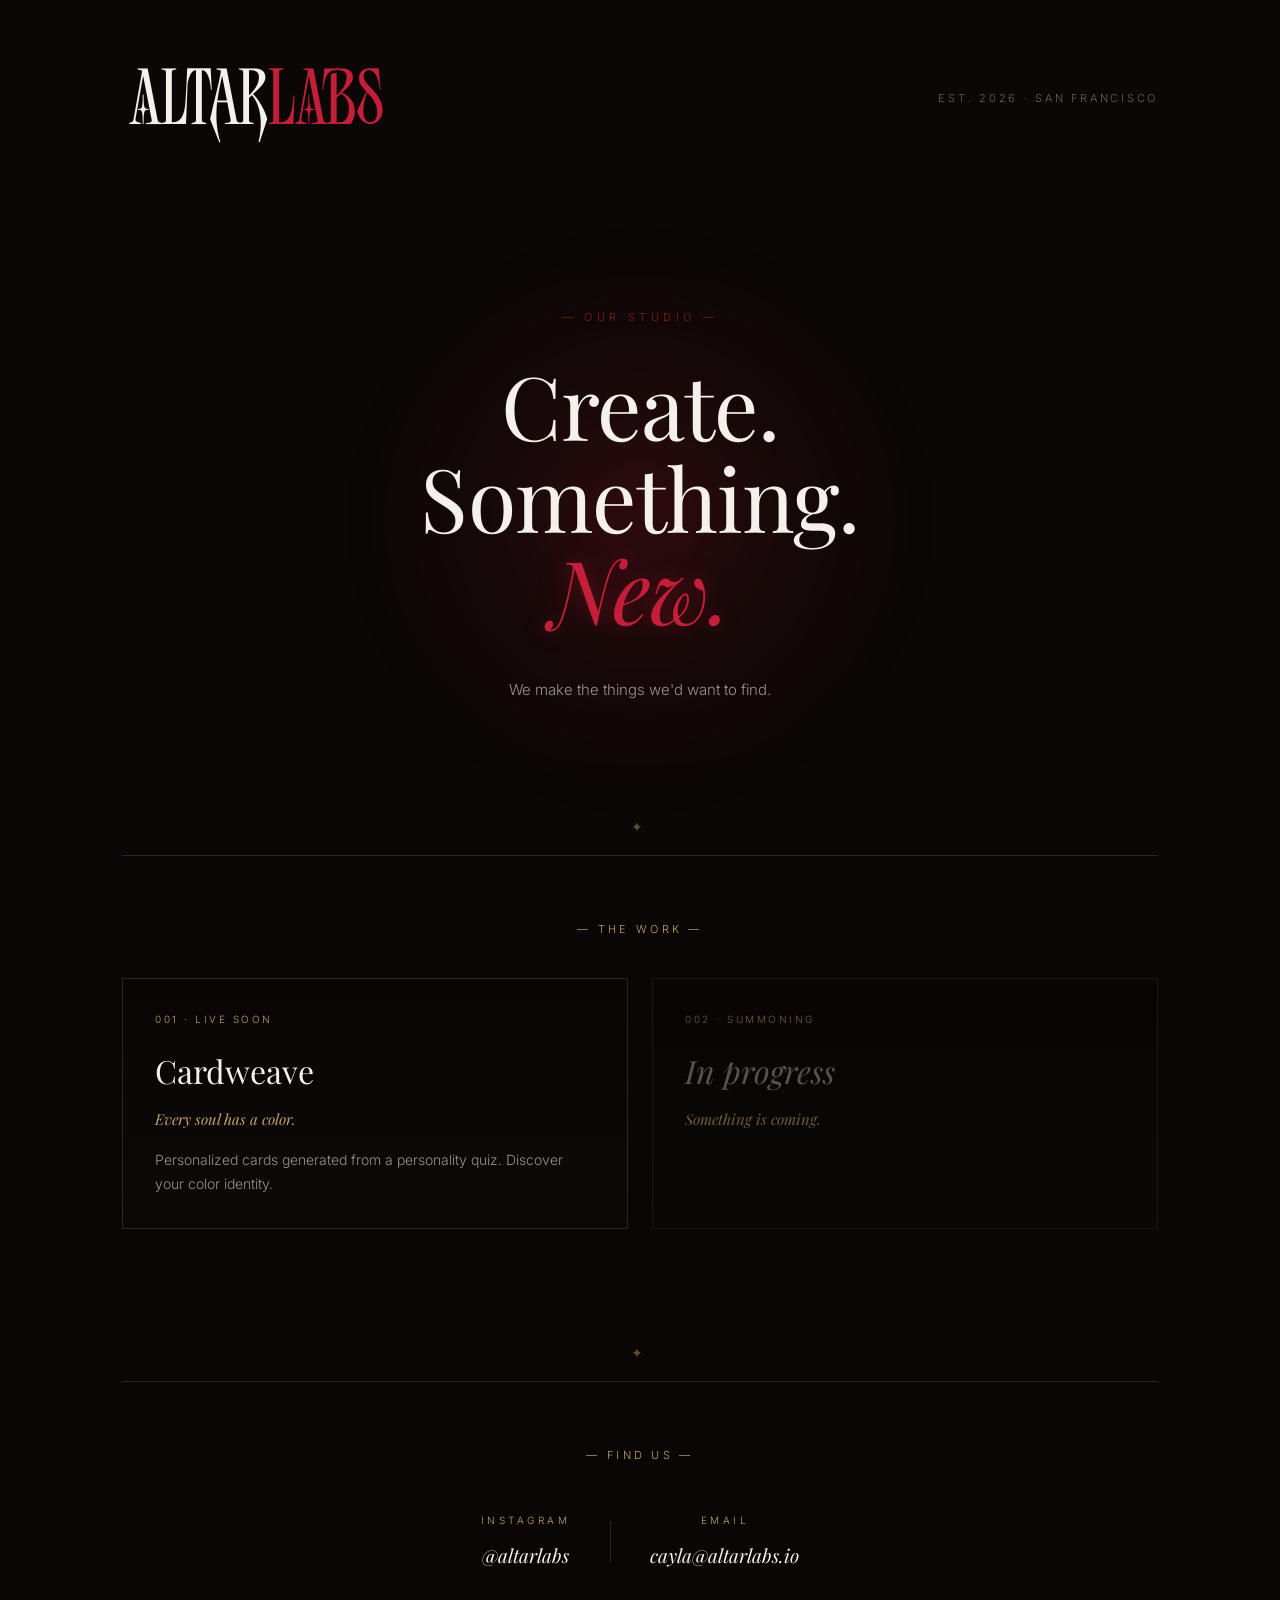
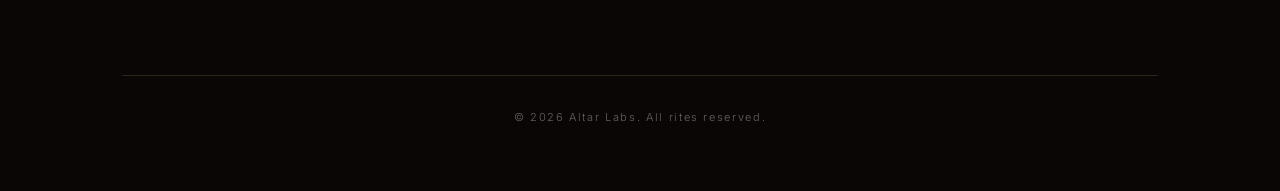
<file: index.html>
<!DOCTYPE html>
<html lang="en">
<head>
  <meta charset="UTF-8" />
  <meta name="viewport" content="width=device-width, initial-scale=1.0" />
  <title>Altar Labs — Create. Something. New.</title>
  <meta name="description" content="A studio building AI-powered apps that feel like they have a soul. Strange, ethereal, alive." />

  <meta name="theme-color" content="#0a0606" />

  <!-- Open Graph / social sharing -->
  <meta property="og:title" content="Altar Labs" />
  <meta property="og:description" content="Create. Something. New." />
  <meta property="og:type" content="website" />
  <meta property="og:url" content="https://altarlabs.io" />
  <meta property="og:image" content="https://altarlabs.io/og-image.png" />
  <meta property="og:image:width" content="1200" />
  <meta property="og:image:height" content="630" />
  <meta property="og:image:alt" content="Altar Labs" />
  <meta name="twitter:card" content="summary_large_image" />
  <meta name="twitter:title" content="Altar Labs" />
  <meta name="twitter:description" content="Create. Something. New." />
  <meta name="twitter:image" content="https://altarlabs.io/og-image.png" />

  <!-- Favicon -->
  <link rel="icon" type="image/png" href="favicon.png" />
  <link rel="apple-touch-icon" href="favicon.png" />

  <!-- Fonts -->
  <link rel="preconnect" href="https://fonts.googleapis.com" />
  <link rel="preconnect" href="https://fonts.gstatic.com" crossorigin />
  <link rel="preload" as="style" href="https://fonts.googleapis.com/css2?family=Playfair+Display:ital,wght@0,400;0,500;1,400&family=Inter:wght@300;400;500&display=swap" />
  <link href="https://fonts.googleapis.com/css2?family=Playfair+Display:ital,wght@0,400;0,500;1,400&family=Inter:wght@300;400;500&display=swap" rel="stylesheet" />

  <link rel="stylesheet" href="styles.css" />

  <!-- Structured data: Organization -->
  <script type="application/ld+json">
  {
    "@context": "https://schema.org",
    "@type": "Organization",
    "name": "Altar Labs",
    "url": "https://altarlabs.io",
    "logo": "https://altarlabs.io/favicon.png",
    "image": "https://altarlabs.io/og-image.png",
    "description": "A studio building AI-powered apps that feel like they have a soul. Strange, ethereal, alive.",
    "foundingDate": "2026",
    "foundingLocation": "San Francisco",
    "sameAs": [
      "https://instagram.com/altarlabs"
    ]
  }
  </script>
</head>
<body>

  <div class="grain" aria-hidden="true"></div>

  <header class="site-header">
    <p class="logo reveal" style="--reveal-delay: 0ms">
      <img src="altarlabs.png" alt="Altar Labs" />
    </p>
    <p class="meta reveal" style="--reveal-delay: 120ms">EST. 2026 · SAN FRANCISCO</p>
  </header>

  <main>

    <section class="hero">
      <div class="hero-glow" aria-hidden="true"></div>
      <p class="eyebrow reveal" style="--reveal-delay: 200ms">— OUR STUDIO —</p>
      <h1>
        <span class="reveal" style="--reveal-delay: 350ms">Create.</span><br />
        <span class="reveal" style="--reveal-delay: 550ms">Something.</span><br />
        <em class="reveal ember" style="--reveal-delay: 800ms">New.</em>
      </h1>
      <p class="lede reveal" style="--reveal-delay: 1100ms">
        We make the things we'd want to find.
      </p>
    </section>

    <div class="sigil" aria-hidden="true">✦</div>

    <section class="work reveal-on-scroll">
      <p class="section-label">— THE WORK —</p>

      <div class="projects">

        <article class="project project--live">
          <p class="project-num">001 · LIVE SOON</p>
          <h2>Cardweave</h2>
          <p class="project-tagline">Every soul has a color.</p>
          <p class="project-desc">
            Personalized cards generated from a personality quiz.
            Discover your color identity.
          </p>
        </article>

        <article class="project project--coming">
          <p class="project-num">002 · SUMMONING</p>
          <h2><em>In progress</em></h2>
          <p class="project-tagline">Something is coming.</p>
        </article>

      </div>
    </section>

    <div class="sigil" aria-hidden="true">✦</div>

    <section class="contact reveal-on-scroll">
      <p class="section-label">— FIND US —</p>
      <div class="links">
        <a class="link" href="https://instagram.com/altarlabs" target="_blank" rel="noopener">
          <span class="link-label">Instagram</span>
          <span class="link-handle">@altarlabs</span>
        </a>
        <a class="link" href="mailto:cayla@altarlabs.io">
          <span class="link-label">Email</span>
          <span class="link-handle">cayla@altarlabs.io</span>
        </a>
      </div>
    </section>

  </main>

  <footer>
    <p>© 2026 Altar Labs. All rites reserved.</p>
  </footer>

  <script>
    // Scroll-reveal for sections — gentle, intersection observer
    (function () {
      var reduce = window.matchMedia('(prefers-reduced-motion: reduce)').matches;
      var targets = document.querySelectorAll('.reveal-on-scroll');
      if (reduce || !('IntersectionObserver' in window)) {
        targets.forEach(function (el) { el.classList.add('is-visible'); });
        return;
      }
      var io = new IntersectionObserver(function (entries) {
        entries.forEach(function (entry) {
          if (entry.isIntersecting) {
            entry.target.classList.add('is-visible');
            io.unobserve(entry.target);
          }
        });
      }, { threshold: 0.15, rootMargin: '0px 0px -10% 0px' });
      targets.forEach(function (el) { io.observe(el); });
    })();
  </script>

</body>
</html>
</file>
<file: styles.css>
/* ============================================
   ALTAR LABS — altarlabs.io
   Brand system: Obsidian, Blood Altar Red,
   Crimson Flame, Ritual Gold, Bone
   ============================================ */

:root {
  --obsidian: #0a0606;
  --obsidian-soft: #141010;
  --blood: #8B1A1A;
  --crimson: #C41E3A;
  --gold: #C4A265;
  --bone: #F5F0EB;
  --bone-muted: rgba(245, 240, 235, 0.6);
  --bone-faint: rgba(245, 240, 235, 0.4);
  --gold-faint: rgba(196, 162, 101, 0.2);
}

* {
  box-sizing: border-box;
  margin: 0;
  padding: 0;
}

html {
  scroll-behavior: smooth;
}

html, body {
  background: var(--obsidian);
  color: var(--bone);
  font-family: 'Inter', -apple-system, BlinkMacSystemFont, sans-serif;
  font-weight: 300;
  line-height: 1.7;
  min-height: 100vh;
  -webkit-font-smoothing: antialiased;
}

body {
  padding: 2rem;
  max-width: 1100px;
  margin: 0 auto;
  position: relative;
  overflow-x: hidden;
}

/* ---------- ATMOSPHERE ---------- */

/* subtle film grain over everything */
.grain {
  position: fixed;
  inset: 0;
  pointer-events: none;
  z-index: 1;
  opacity: 0.06;
  mix-blend-mode: overlay;
  background-image: url("data:image/svg+xml;utf8,<svg xmlns='http://www.w3.org/2000/svg' width='180' height='180'><filter id='n'><feTurbulence type='fractalNoise' baseFrequency='0.9' numOctaves='2' stitchTiles='stitch'/><feColorMatrix values='0 0 0 0 1  0 0 0 0 1  0 0 0 0 1  0 0 0 0.6 0'/></filter><rect width='100%25' height='100%25' filter='url(%23n)'/></svg>");
}

/* slow-breathing blood-red glow — anchored behind hero text only */
.hero-glow {
  position: absolute;
  top: 50%;
  left: 50%;
  transform: translate(-50%, -50%);
  width: min(800px, 110vw);
  height: min(800px, 110vw);
  pointer-events: none;
  z-index: -1;
  background: radial-gradient(
    closest-side,
    rgba(196, 30, 58, 0.20) 0%,
    rgba(139, 26, 26, 0.10) 35%,
    rgba(10, 6, 6, 0) 70%
  );
  filter: blur(20px);
  animation: breathe 9s ease-in-out infinite;
}

@keyframes breathe {
  0%, 100% { opacity: 0.85; transform: translate(-50%, -50%) scale(1); }
  50%      { opacity: 1;    transform: translate(-50%, -50%) scale(1.06); }
}

/* keep content above atmosphere layers */
.site-header,
main,
footer {
  position: relative;
  z-index: 2;
}

/* ---------- ORNAMENT ---------- */

.sigil {
  text-align: center;
  color: var(--gold);
  opacity: 0.45;
  font-size: 14px;
  letter-spacing: 0.4em;
  padding: 1rem 0;
  user-select: none;
}

/* ---------- HEADER ---------- */

.site-header {
  display: flex;
  justify-content: space-between;
  align-items: center;
  padding: 1rem 0 6rem;
}

.logo {
  font-family: 'Playfair Display', serif;
  font-style: italic;
  font-size: 20px;
  letter-spacing: 0.15em;
  color: var(--gold);
  line-height: 0;
}

.logo img {
  display: block;
  height: 100px;
  width: auto;
}

.logo-link {
  display: inline-block;
  color: inherit;
  text-decoration: none;
  transition: opacity 0.3s ease;
}

.logo-link:hover {
  opacity: 0.7;
}

.meta {
  font-size: 11px;
  letter-spacing: 0.25em;
  color: var(--bone-faint);
}

/* ---------- HERO ---------- */

.hero {
  position: relative;
  text-align: center;
  padding: 4rem 0 6rem;
}

.eyebrow {
  color: var(--blood);
  font-size: 11px;
  letter-spacing: 0.4em;
  margin-bottom: 2rem;
}

.hero h1 {
  font-family: 'Playfair Display', serif;
  font-weight: 400;
  font-size: clamp(48px, 8vw, 88px);
  line-height: 1.05;
  letter-spacing: -0.01em;
  margin-bottom: 2.5rem;
}

.hero h1 em {
  color: var(--crimson);
  font-style: italic;
}

/* the ember pulse on "New." */
.ember {
  display: inline-block;
  text-shadow:
    0 0 18px rgba(196, 30, 58, 0.35),
    0 0 38px rgba(196, 30, 58, 0.18);
  animation: ember 5s ease-in-out infinite;
}

@keyframes ember {
  0%, 100% {
    text-shadow:
      0 0 14px rgba(196, 30, 58, 0.30),
      0 0 32px rgba(196, 30, 58, 0.14);
  }
  50% {
    text-shadow:
      0 0 22px rgba(196, 30, 58, 0.55),
      0 0 48px rgba(196, 30, 58, 0.28),
      0 0 80px rgba(139, 26, 26, 0.18);
  }
}

.lede {
  max-width: 480px;
  margin: 0 auto;
  color: var(--bone-muted);
  font-size: 15px;
  line-height: 1.8;
}

/* ---------- WORK ---------- */

.section-label {
  color: var(--gold);
  font-size: 11px;
  letter-spacing: 0.3em;
  margin-bottom: 2.5rem;
  text-align: center;
}

.work {
  border-top: 0.5px solid var(--gold-faint);
  padding-top: 4rem;
  padding-bottom: 6rem;
}

.projects {
  display: grid;
  grid-template-columns: repeat(auto-fit, minmax(280px, 1fr));
  gap: 1.5rem;
  margin-top: 2rem;
}

.project {
  position: relative;
  border: 0.5px solid var(--gold-faint);
  padding: 2rem;
  background: linear-gradient(180deg, rgba(20, 16, 16, 0) 0%, rgba(20, 16, 16, 0.35) 100%);
  transition:
    border-color 0.5s ease,
    transform 0.5s cubic-bezier(0.2, 0.7, 0.2, 1),
    box-shadow 0.5s ease,
    background 0.5s ease;
}

.project:hover {
  border-color: var(--gold);
  transform: translateY(-3px);
  box-shadow:
    0 1px 0 rgba(196, 162, 101, 0.15) inset,
    0 20px 40px -20px rgba(0, 0, 0, 0.6),
    0 0 60px -20px rgba(196, 30, 58, 0.25);
}

.project--coming {
  opacity: 0.55;
}

.project-num {
  color: var(--gold);
  font-size: 10px;
  letter-spacing: 0.25em;
  margin-bottom: 1rem;
}

.project h2 {
  font-family: 'Playfair Display', serif;
  font-weight: 400;
  font-size: 32px;
  margin-bottom: 0.5rem;
}

.project h2 em {
  font-style: italic;
  color: var(--bone-muted);
}

.project-tagline {
  font-family: 'Playfair Display', serif;
  font-style: italic;
  color: var(--gold);
  font-size: 15px;
  margin-bottom: 1rem;
}

.project-desc {
  color: var(--bone-muted);
  font-size: 14px;
  line-height: 1.7;
}

/* ---------- CONTACT ---------- */

.contact {
  border-top: 0.5px solid var(--gold-faint);
  padding-top: 4rem;
  padding-bottom: 4rem;
  text-align: center;
}

.links {
  display: flex;
  gap: 4rem;
  justify-content: center;
  align-items: center;
  margin-top: 2rem;
  flex-wrap: wrap;
}

.link {
  display: flex;
  flex-direction: column;
  align-items: center;
  gap: 0.6rem;
  padding: 0.5rem 0.5rem;
  text-decoration: none;
  color: var(--bone);
  transition: transform 0.5s cubic-bezier(0.2, 0.7, 0.2, 1);
}

.link:hover {
  transform: translateY(-2px);
}

.link-label {
  color: var(--gold);
  font-size: 10px;
  letter-spacing: 0.35em;
  text-transform: uppercase;
  transition: color 0.3s ease;
}

.link-handle {
  position: relative;
  font-family: 'Playfair Display', serif;
  font-style: italic;
  font-size: 19px;
  color: var(--bone);
  transition: color 0.4s ease;
}

.link-handle::after {
  content: "";
  position: absolute;
  left: 0;
  right: 0;
  bottom: -4px;
  height: 0.5px;
  background: var(--crimson);
  transform: scaleX(0);
  transform-origin: center;
  transition: transform 0.55s cubic-bezier(0.2, 0.7, 0.2, 1);
}

.link:hover .link-handle {
  color: var(--crimson);
}

.link:hover .link-handle::after {
  transform: scaleX(1);
}

.link:hover .link-label {
  color: var(--crimson);
}

/* hairline divider between the two links */
.link + .link {
  position: relative;
}

.link + .link::before {
  content: "";
  position: absolute;
  left: -2rem;
  top: 50%;
  transform: translateY(-50%);
  width: 0.5px;
  height: 42px;
  background: var(--gold-faint);
}

/* ---------- FOOTER ---------- */

footer {
  text-align: center;
  padding: 2rem 0;
  font-size: 11px;
  letter-spacing: 0.15em;
  color: var(--bone-faint);
  border-top: 0.5px solid var(--gold-faint);
  margin-top: 2rem;
}

/* ---------- REVEAL / MOTION ---------- */

.reveal {
  opacity: 0;
  transform: translateY(14px);
  animation: rise 1.2s cubic-bezier(0.2, 0.7, 0.2, 1) forwards;
  animation-delay: var(--reveal-delay, 0ms);
}

.hero h1 .reveal {
  display: inline-block;
}

@keyframes rise {
  to {
    opacity: 1;
    transform: translateY(0);
  }
}

.reveal-on-scroll {
  opacity: 0;
  transform: translateY(24px);
  transition:
    opacity 1.1s ease,
    transform 1.1s cubic-bezier(0.2, 0.7, 0.2, 1);
}

.reveal-on-scroll.is-visible {
  opacity: 1;
  transform: translateY(0);
}

/* ---------- FOCUS / A11Y ---------- */

a:focus-visible {
  outline: 1px solid var(--gold);
  outline-offset: 4px;
  color: var(--gold);
}

/* ---------- RESPONSIVE ---------- */

@media (max-width: 600px) {
  body {
    padding: 1.25rem;
  }

  .site-header {
    flex-direction: column;
    gap: 0.75rem;
    align-items: center;
    text-align: center;
    padding-bottom: 4rem;
  }

  .hero {
    padding: 2rem 0 4rem;
  }

  .links {
    flex-direction: column;
    gap: 2.25rem;
  }

  .link + .link::before {
    display: none;
  }

  .hero-glow {
    filter: blur(10px);
  }
}

/* ---------- REDUCED MOTION ---------- */

@media (prefers-reduced-motion: reduce) {
  *,
  *::before,
  *::after {
    animation-duration: 0.001ms !important;
    animation-iteration-count: 1 !important;
    transition-duration: 0.001ms !important;
    scroll-behavior: auto !important;
  }

  .reveal,
  .reveal-on-scroll {
    opacity: 1 !important;
    transform: none !important;
  }

  .hero-glow {
    animation: none;
  }

  .ember {
    text-shadow: 0 0 18px rgba(196, 30, 58, 0.25);
  }
}
</file>
